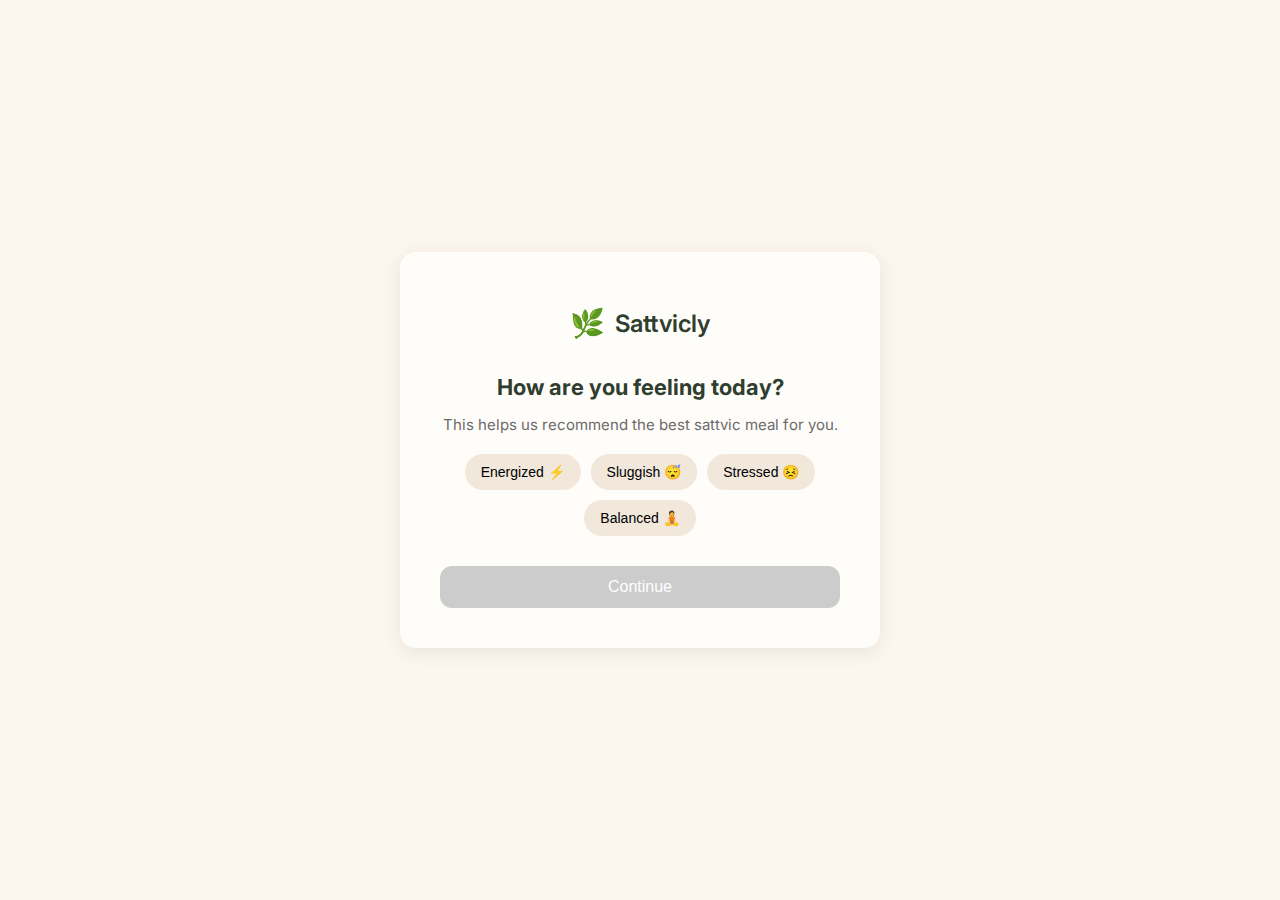
<file: docs/index.html>
<!DOCTYPE html>
<html lang="en">
<head>
  <meta charset="UTF-8" />
  <meta name="viewport" content="width=device-width, initial-scale=1.0"/>
  <title>Sattvicly - How Are You Feeling Today?</title>
  <link rel="stylesheet" href="style.css"/>
  <link href="https://fonts.googleapis.com/css2?family=Inter:wght@300;400;500;600&display=swap" rel="stylesheet">
</head>
<body class="sattvic-page">
  <div class="container">
    <div class="logo">
      <div class="logo-icon">🌿</div>
      <h1 class="logo-text">Sattvicly</h1>
    </div>
    <h2 class="title">How are you feeling today?</h2>
    <p class="subtitle">This helps us recommend the best sattvic meal for you.</p>
    <div class="mood-buttons">
      <button class="chip mood-btn" data-mood="Energized">Energized ⚡</button>
      <button class="chip mood-btn" data-mood="Sluggish">Sluggish 😴</button>
      <button class="chip mood-btn" data-mood="Stressed">Stressed 😣</button>
      <button class="chip mood-btn" data-mood="Balanced">Balanced 🧘</button>
    </div>
    <button id="continueMoodBtn" class="continue-btn" disabled>Continue</button>
  </div>
  <script src="script.js"></script>
</body>
</html>
</file>
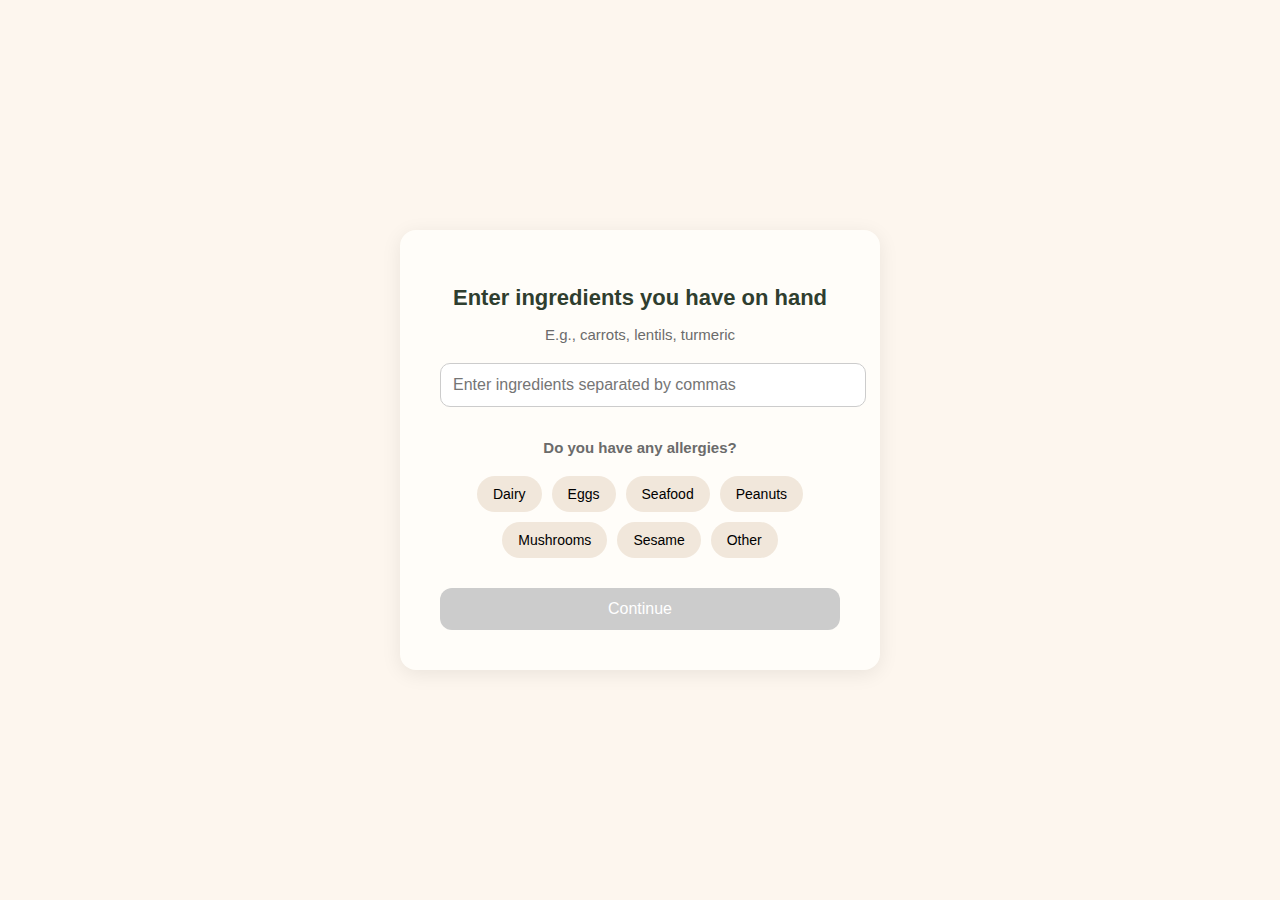
<file: docs/page2.html>
<!DOCTYPE html>
<html lang="en">
<head>
    <meta charset="UTF-8">
    <title>Enter Ingredients - Sattvicly</title>
    <link rel="stylesheet" href="style.css">
</head>
<body class="sattvic-page">
    <div class="container">
        <h1 class="title">Enter ingredients you have on hand</h1>
        <p class="subtitle">E.g., carrots, lentils, turmeric</p>
        <input type="text" id="ingredients-input" placeholder="Enter ingredients separated by commas" class="text-input" maxlength="500">

        <h2 class="subtitle">Do you have any allergies?</h2>
        <div class="allergy-buttons">
            <button class="chip allergy-btn" data-allergy="Dairy">Dairy</button>
            <button class="chip allergy-btn" data-allergy="Eggs">Eggs</button>
            <button class="chip allergy-btn" data-allergy="Seafood">Seafood</button>
            <button class="chip allergy-btn" data-allergy="Peanuts">Peanuts</button>
            <button class="chip allergy-btn" data-allergy="Mushrooms">Mushrooms</button>
            <button class="chip allergy-btn" data-allergy="Sesame">Sesame</button>
            <button class="chip allergy-btn other-btn" data-allergy="Other">Other</button>
        </div>

        <input type="text" id="other-allergy-input" placeholder="Enter other allergy" class="text-input" style="display: none;" maxlength="100" />

        <button id="continueIngredientsBtn" class="continue-btn" disabled>Continue</button>
    </div>

    <script src="script.js"></script>
</body>
</html>
</file>
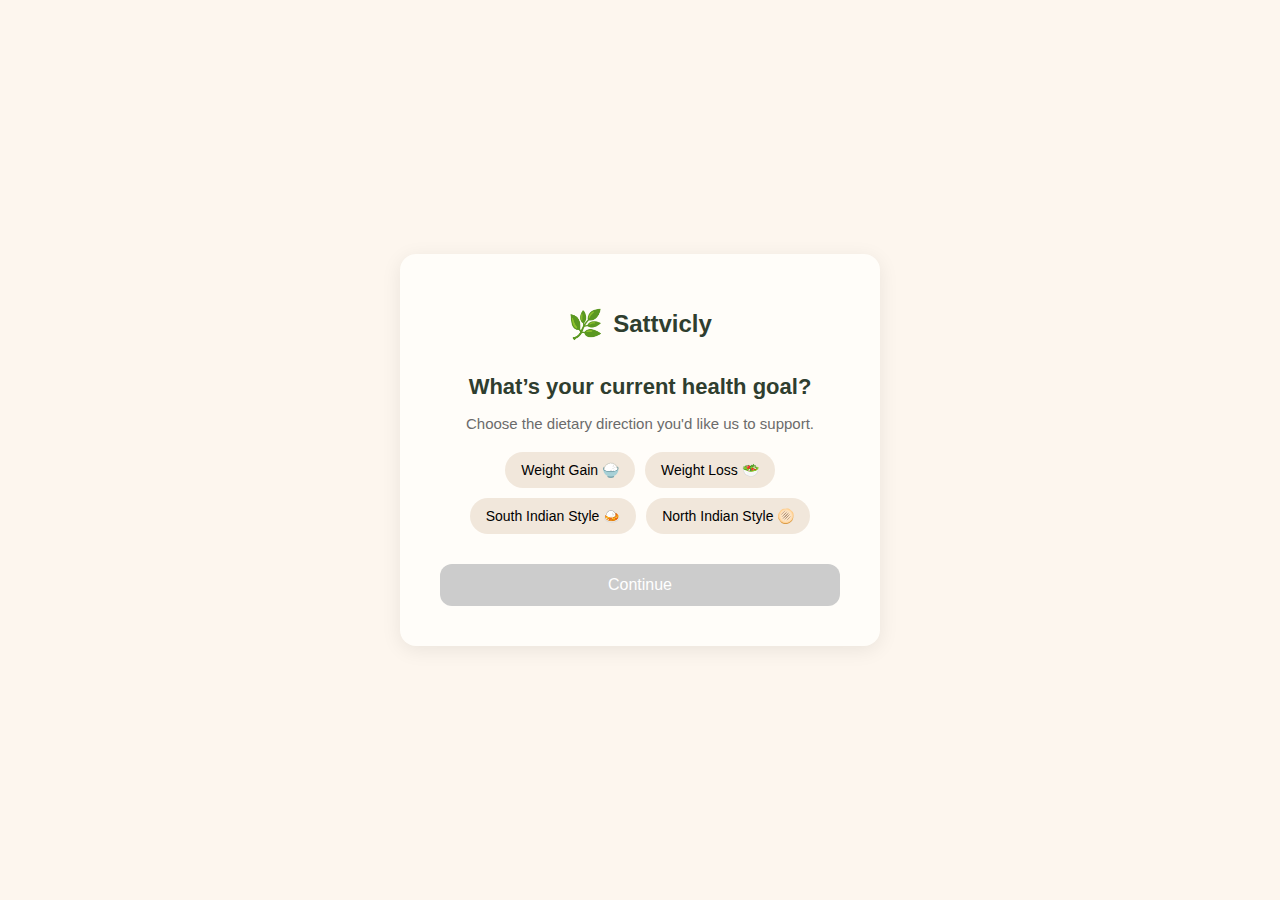
<file: docs/page3.html>
<!DOCTYPE html>
<html lang="en">
<head>
    <meta charset="UTF-8">
    <title>Health Goal - Sattvicly</title>
    <link rel="stylesheet" href="style.css">
</head>
<body class="sattvic-page">
    <div class="container">
        <div class="logo">
            <div class="logo-icon">🌿</div>
            <h1 class="logo-text">Sattvicly</h1>
        </div>
        <h2 class="title">What’s your current health goal?</h2>
        <p class="subtitle">Choose the dietary direction you'd like us to support.</p>

        <div class="mood-buttons">
            <button class="chip goal-btn" data-goal="Weight Gain">Weight Gain 🍚</button>
            <button class="chip goal-btn" data-goal="Weight Loss">Weight Loss 🥗</button>
            <button class="chip goal-btn" data-goal="South Indian">South Indian Style 🍛</button>
            <button class="chip goal-btn" data-goal="North Indian">North Indian Style 🫓</button>
        </div>

        <button id="continueGoalBtn" class="continue-btn" disabled>Continue</button>
    </div>

    <script src="script.js"></script>
</body>
</html>
</file>
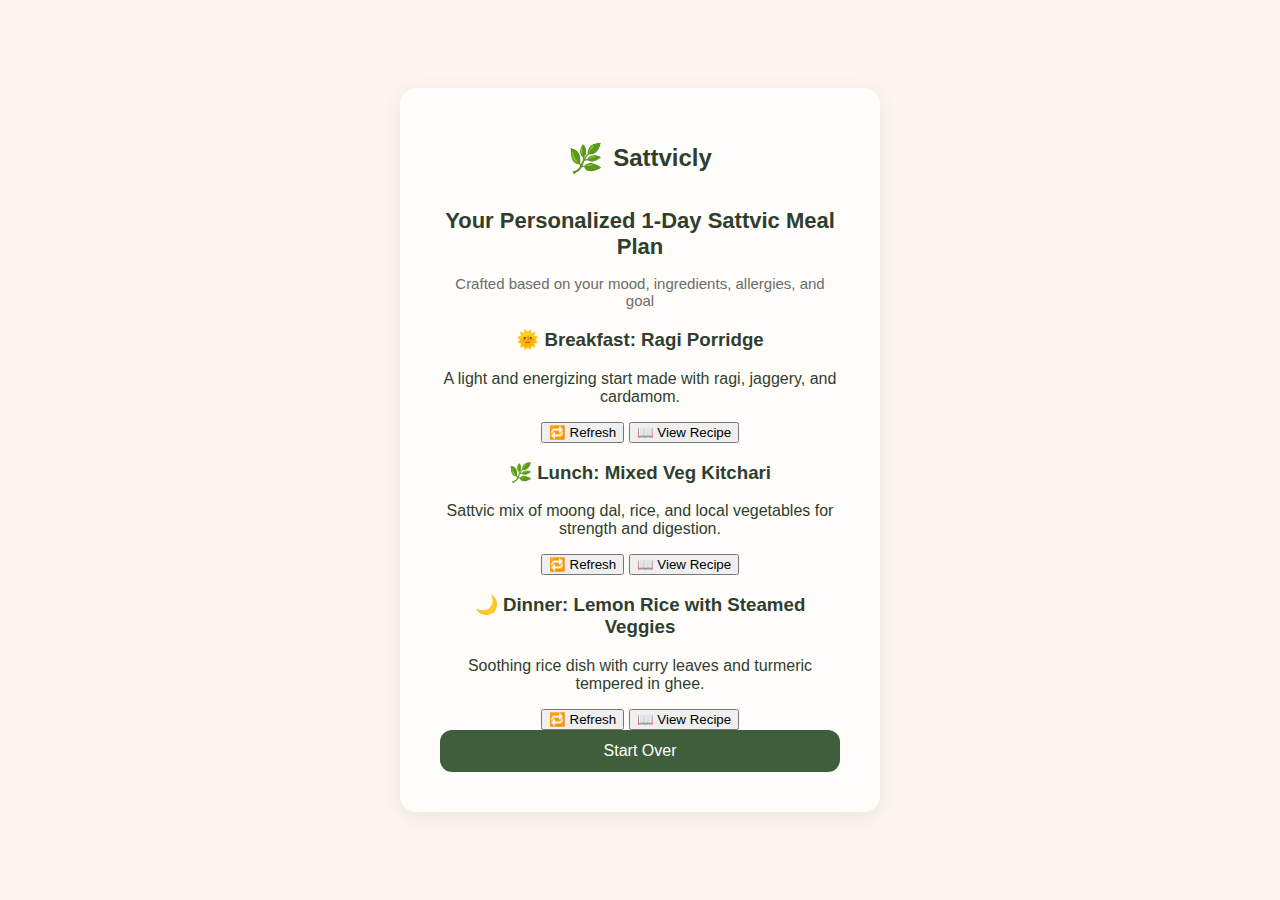
<file: docs/page4.html>
<!DOCTYPE html>
<html lang="en">
<head>
    <meta charset="UTF-8">
    <title>Your Sattvic Meal Plan</title>
    <link rel="stylesheet" href="style.css">
</head>
<body class="sattvic-page">
    <div class="container">
        <div class="logo">
            <div class="logo-icon">🌿</div>
            <h1 class="logo-text">Sattvicly</h1>
        </div>

        <h2 class="title">Your Personalized 1-Day Sattvic Meal Plan</h2>
        <p class="subtitle">Crafted based on your mood, ingredients, allergies, and goal</p>

        <div class="meal-card" id="breakfast-card">
            <h3>🌞 Breakfast: <span id="breakfast-name">Ragi Porridge</span></h3>
            <p id="breakfast-desc">A light and energizing start made with ragi, jaggery, and cardamom.</p>
            <div class="meal-actions">
                <button onclick="refreshMeal('breakfast')">🔁 Refresh</button>
                <button onclick="viewRecipe('breakfast')">📖 View Recipe</button>
            </div>
        </div>

        <div class="meal-card" id="lunch-card">
            <h3>🌿 Lunch: <span id="lunch-name">Mixed Veg Kitchari</span></h3>
            <p id="lunch-desc">Sattvic mix of moong dal, rice, and local vegetables for strength and digestion.</p>
            <div class="meal-actions">
                <button onclick="refreshMeal('lunch')">🔁 Refresh</button>
                <button onclick="viewRecipe('lunch')">📖 View Recipe</button>
            </div>
        </div>

        <div class="meal-card" id="dinner-card">
            <h3>🌙 Dinner: <span id="dinner-name">Lemon Rice with Steamed Veggies</span></h3>
            <p id="dinner-desc">Soothing rice dish with curry leaves and turmeric tempered in ghee.</p>
            <div class="meal-actions">
                <button onclick="refreshMeal('dinner')">🔁 Refresh</button>
                <button onclick="viewRecipe('dinner')">📖 View Recipe</button>
            </div>
        </div>

        <button class="continue-btn" onclick="window.location.href='index.html'">Start Over</button>
    </div>

    <script src="script.js"></script>
</body>
</html>
</file>
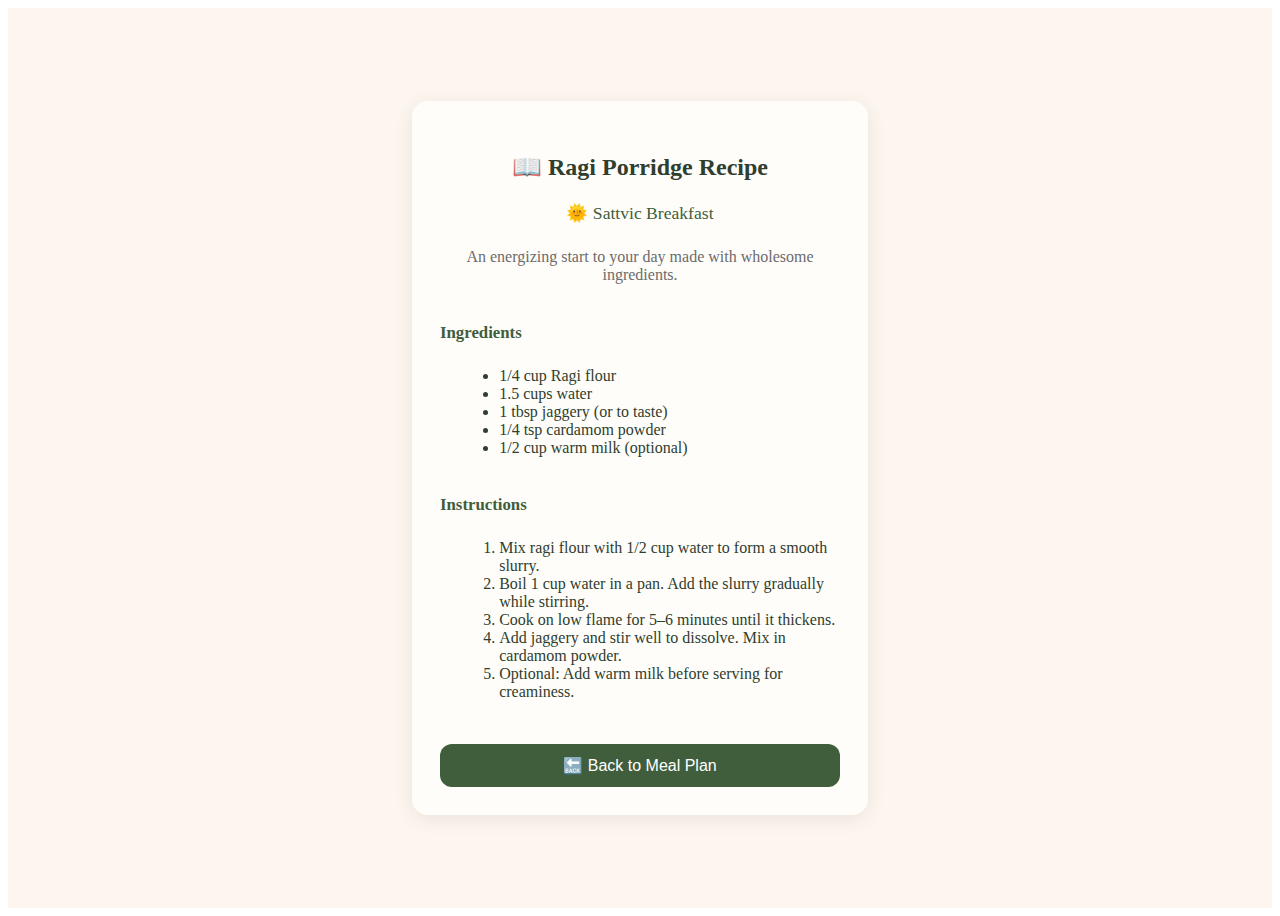
<file: docs/page5.html>
<!DOCTYPE html>
<html lang="en">
<head>
    <meta charset="UTF-8">
    <title>Sattvicly - Recipe Details</title>
    <link rel="stylesheet" href="style.css">
    <style>
        /* Local styles for recipe card layout */
        .recipe-card-container {
            min-height: 100vh;
            display: flex;
            align-items: center;
            justify-content: center;
            background: #fdf6ee;
        }
        .recipe-card {
            background: #fffdf9;
            border-radius: 16px;
            box-shadow: 0 4px 20px rgba(0,0,0,0.08);
            padding: 36px 28px 28px 28px;
            max-width: 400px;
            width: 90vw;
            text-align: left;
            color: #2f3e2f;
            display: flex;
            flex-direction: column;
            align-items: stretch;
        }
        .recipe-card h1 {
            font-size: 1.5rem;
            font-weight: 600;
            margin-bottom: 0.5rem;
            text-align: center;
        }
        .recipe-card h2 {
            font-size: 1.1rem;
            font-weight: 500;
            color: #405e3c;
            margin-bottom: 0.5rem;
            text-align: center;
        }
        .recipe-card .subtitle {
            font-size: 1rem;
            color: #6b6b6b;
            margin-bottom: 1.2rem;
            text-align: center;
        }
        .recipe-card ul, .recipe-card ol {
            margin-left: 1.2rem;
            margin-bottom: 1.2rem;
        }
        .recipe-card h3 {
            font-size: 1.05rem;
            margin-top: 1.2rem;
            margin-bottom: 0.5rem;
            color: #405e3c;
        }
        .recipe-card .back-button {
            margin-top: 1.5rem;
            padding: 12px 0;
            background: #405e3c;
            color: #fff;
            border: none;
            border-radius: 12px;
            font-size: 1rem;
            cursor: pointer;
            width: 100%;
            transition: background 0.2s;
        }
        .recipe-card .back-button:hover {
            background: #2f3e2f;
        }
        @media (max-width: 480px) {
            .recipe-card {
                padding: 18px 6vw 18px 6vw;
            }
        }
    </style>
</head>
<body>
    <div class="recipe-card-container">
        <div class="recipe-card" id="recipeCard">
            <!-- Recipe content will be injected here -->
        </div>
    </div>
    <script>
    // Minimal sattvic recipes database
    const recipes = {
        breakfast: {
            title: '📖 Ragi Porridge Recipe',
            subtitle: '🌞 Sattvic Breakfast',
            desc: 'An energizing start to your day made with wholesome ingredients.',
            ingredients: [
                '1/4 cup Ragi flour',
                '1.5 cups water',
                '1 tbsp jaggery (or to taste)',
                '1/4 tsp cardamom powder',
                '1/2 cup warm milk (optional)'
            ],
            instructions: [
                'Mix ragi flour with 1/2 cup water to form a smooth slurry.',
                'Boil 1 cup water in a pan. Add the slurry gradually while stirring.',
                'Cook on low flame for 5–6 minutes until it thickens.',
                'Add jaggery and stir well to dissolve. Mix in cardamom powder.',
                'Optional: Add warm milk before serving for creaminess.'
            ]
        },
        lunch: {
            title: '📖 Mixed Veg Kitchari',
            subtitle: '🌿 Sattvic Lunch',
            desc: 'A nourishing blend of moong dal, rice, and seasonal vegetables.',
            ingredients: [
                '1/2 cup moong dal',
                '1/2 cup rice',
                '2 cups mixed vegetables (carrot, beans, peas, etc.)',
                '1 tsp cumin seeds',
                '1/2 tsp turmeric',
                '1 tbsp ghee',
                'Salt to taste',
                '4 cups water'
            ],
            instructions: [
                'Wash dal and rice. Heat ghee in a pot, add cumin seeds.',
                'Add vegetables, turmeric, and sauté for 2 min.',
                'Add dal, rice, salt, and water. Bring to boil.',
                'Simmer covered for 25–30 min until soft and porridge-like.'
            ]
        },
        dinner: {
            title: '📖 Lemon Rice with Steamed Veggies',
            subtitle: '🌙 Sattvic Dinner',
            desc: 'Soothing rice dish with curry leaves and turmeric tempered in ghee.',
            ingredients: [
                '1 cup cooked rice',
                'Juice of 1/2 lemon',
                '1/2 tsp turmeric',
                '1 tbsp ghee',
                '1 tsp mustard seeds',
                'A few curry leaves',
                'Salt to taste',
                'Steamed veggies of choice'
            ],
            instructions: [
                'Heat ghee, add mustard seeds and curry leaves.',
                'Add turmeric, then rice and salt. Mix well.',
                'Turn off heat, add lemon juice. Serve with steamed veggies.'
            ]
        }
    };

    // Get meal type from query param
    function getMealType() {
        const params = new URLSearchParams(window.location.search);
        const meal = params.get('meal');
        return meal && recipes[meal] ? meal : 'breakfast';
    }

    function renderRecipe(meal) {
        const recipe = recipes[meal];
        const card = document.getElementById('recipeCard');
        card.innerHTML = `
            <h1>${recipe.title}</h1>
            <h2>${recipe.subtitle}</h2>
            <p class="subtitle">${recipe.desc}</p>
            <h3>Ingredients</h3>
            <ul>${recipe.ingredients.map(i => `<li>${i}</li>`).join('')}</ul>
            <h3>Instructions</h3>
            <ol>${recipe.instructions.map(i => `<li>${i}</li>`).join('')}</ol>
            <button class="back-button" onclick="window.location.href='page4.html'">🔙 Back to Meal Plan</button>
        `;
    }

    document.addEventListener('DOMContentLoaded', function() {
        renderRecipe(getMealType());
    });
    </script>
</body>
</html>
</file>
<file: docs/style.css>
/* General Sattvic Styling */
body.sattvic-page {
    font-family: 'Inter', sans-serif;
    background-color: #fdf6ee;
    color: #2f3e2f;
    display: flex;
    justify-content: center;
    align-items: center;
    min-height: 100vh;
    margin: 0;
}

.container {
    background: #fffdf9;
    padding: 40px;
    border-radius: 16px;
    box-shadow: 0 4px 20px rgba(0,0,0,0.08);
    text-align: center;
    width: 90%;
    max-width: 400px;
}

/* Branding & Logo */
.logo {
    display: flex;
    align-items: center;
    justify-content: center;
    margin-bottom: 20px;
}
.logo-icon {
    font-size: 28px;
    margin-right: 10px;
}
.logo-text {
    font-size: 24px;
    font-weight: 600;
    color: #2f3e2f;
}

/* Typography */
.title {
    font-size: 22px;
    font-weight: bold;
    color: #2f3e2f;
    margin-bottom: 10px;
}
.subtitle {
    font-size: 15px;
    color: #6b6b6b;
    margin-bottom: 20px;
}

/* Mood/Ingredient Buttons */
.mood-buttons, .allergy-buttons {
    display: flex;
    flex-wrap: wrap;
    gap: 10px;
    justify-content: center;
    margin-bottom: 30px;
}

.chip {
    padding: 10px 16px;
    background-color: #f1e7db;
    border: none;
    border-radius: 20px;
    font-size: 14px;
    cursor: pointer;
    transition: background-color 0.3s ease;
}
.chip.selected, .chip:active {
    background-color: #cce3cc;
    color: #2f3e2f;
}

/* Text Field */
.text-input {
    width: 100%;
    padding: 12px;
    margin-bottom: 20px;
    border-radius: 10px;
    border: 1px solid #ccc;
    font-size: 16px;
}

/* Continue Button */
.continue-btn {
    padding: 12px 24px;
    background-color: #405e3c;
    color: #fff;
    border: none;
    border-radius: 12px;
    font-size: 16px;
    cursor: pointer;
    width: 100%;
}
.continue-btn:disabled {
    background-color: #ccc;
    cursor: not-allowed;
}
</file>
